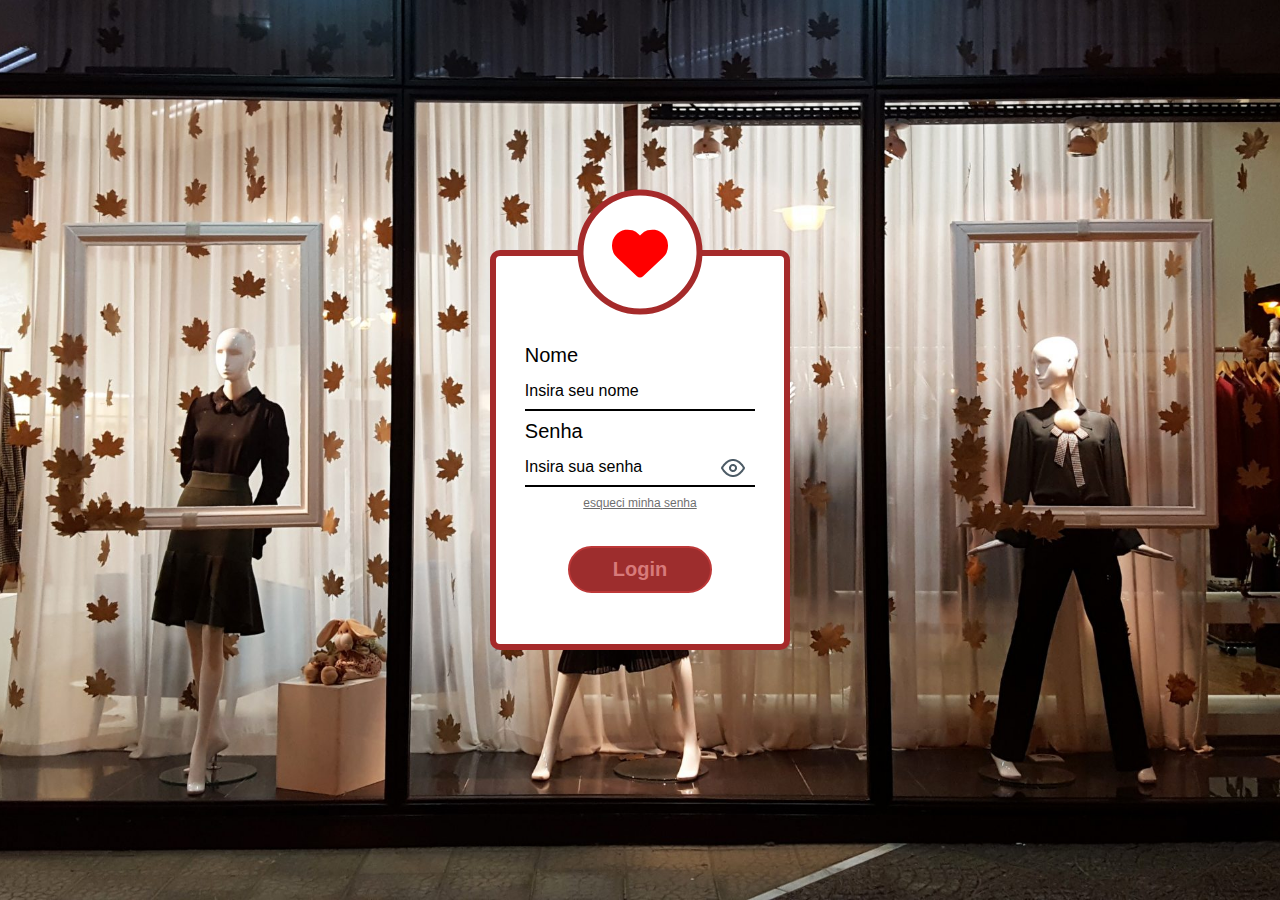
<file: Login/index.html>
<!DOCTYPE html>
<html lang="en">

<head>
    <meta charset="UTF-8">
    <meta name="viewport" content="width=device-width, initial-scale=1.0">
    <title>Login</title>
    <link rel="stylesheet" href="style.css">
    <script src="https://code.jquery.com/jquery-3.7.1.js"
        integrity="sha256-eKhayi8LEQwp4NKxN+CfCh+3qOVUtJn3QNZ0TciWLP4=" crossorigin="anonymous"></script>
    <link rel="stylesheet" href="https://cdnjs.cloudflare.com/ajax/libs/font-awesome/6.7.2/css/all.min.css"
        crossorigin="anonymous">
</head>

<body>
    <div class="container">

        <div class="round ">
            <i class="fa-solid fa-heart logo"></i>
        </div>

        <div class="wrap-input-label">
            <label for="nome">Nome</label>
            <input type="text" id="nome" placeholder="Insira seu nome">
        </div>
        <div class="wrap-input-label">
            <label for="nome">Senha</label>
            <input type="text" id="senha" placeholder="Insira sua senha ">
            <div onclick="showPassword()">
                <img class="eye" src="./images/eye.png" alt="Olho" id="eye">
            </div>
        </div>
        <p>
            esqueci minha senha
        </p>
       <button class="btn-login" onclick="login()">Login</button>
   </div>
   <div class="error-div" id="error-modal">
    <h3> Credenciais incorretas</h3>
    <button onclick="fechaErro()">❌</button>
   </div>
<script src="script.js"></script>
</body>

</html>
</file>
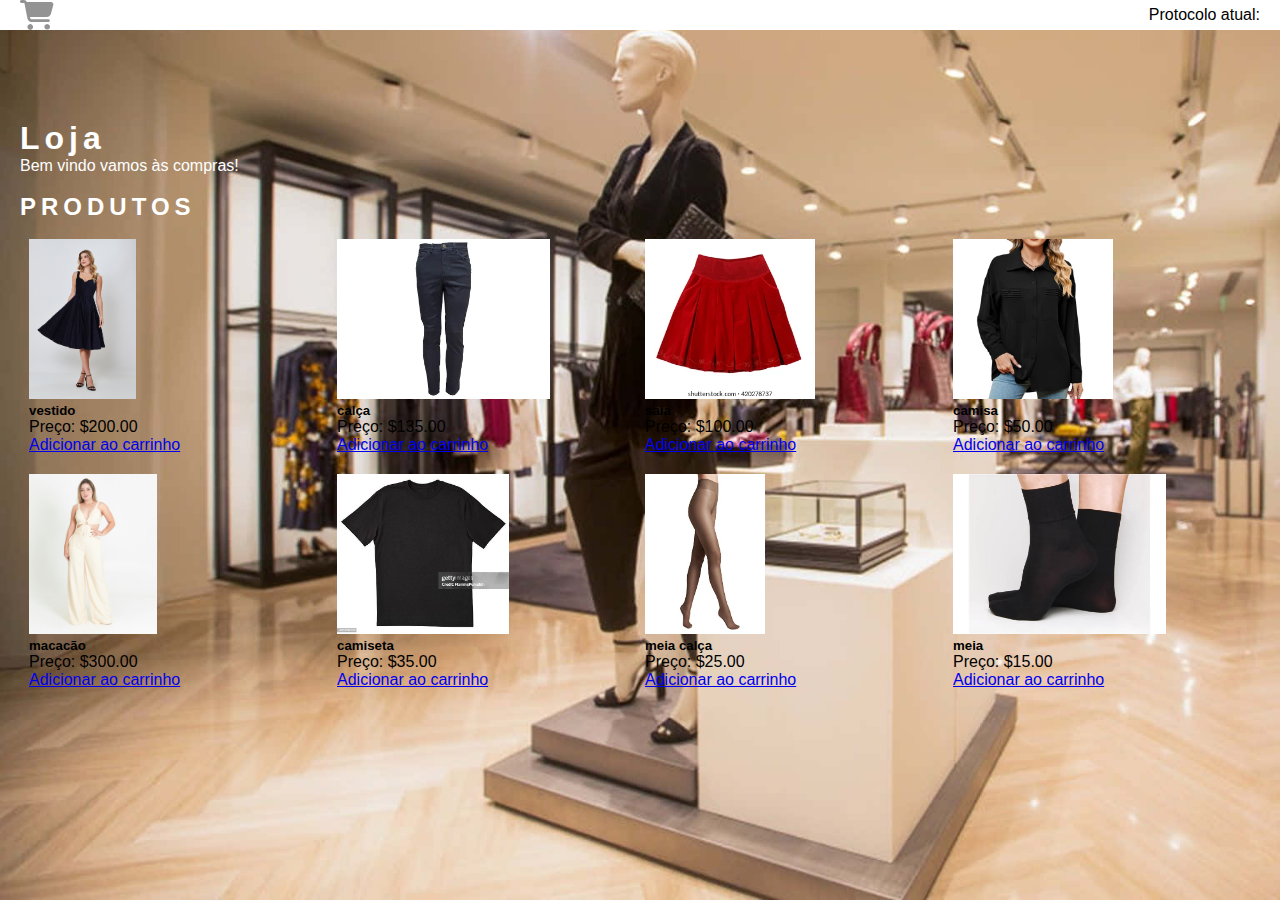
<file: Loja/index.html>
<!DOCTYPE html>
<html lang="en">

<head>
    <meta charset="UTF-8">
    <meta name="viewport" content="width=device-width, initial-scale=1.0">
    <title>Loja</title>
    <script src="https://code.jquery.com/jquery-3.7.1.js"
        integrity="sha256-eKhayi8LEQwp4NKxN+CfCh+3qOVUtJn3QNZ0TciWLP4=" crossorigin="anonymous"></script>
    <link href="https://cdn.jsdelivr.net/npm/bootstrap@5.0.2/dist/css/bootstrap.min.css" rel="stylesheet"
        integrity="sha384-EVSTQN3/azprG1Anm3QDgpJLIm9Nao0Yz1ztcQTwFspd3yD65VohhpuuCOmLASjC" crossorigin="anonymous">
    <script src="https://cdn.jsdelivr.net/npm/bootstrap@5.0.2/dist/js/bootstrap.bundle.min.js"
        integrity="sha384-MrcW6ZMFYlzcLA8Nl+NtUVF0sA7MsXsP1UyJoMp4YLEuNSfAP+JcXn/tWtIaxVXM"
        crossorigin="anonymous"></script>
    <link rel="stylesheet" href="style.css">
     <link rel="stylesheet" href="https://cdnjs.cloudflare.com/ajax/libs/font-awesome/6.7.2/css/all.min.css"
        crossorigin="anonymous">
</head>

<body>
    <div class="first">
        <i onclick="window.location.href='../Carrinho/index.html'" class="fa-solid fa-cart-shopping"></i>
        <h5 id="perfil"></h5>
        <div class="idPerfil">
            Protocolo atual: <p id="idPerfil"></p>
        </div>
    </div>
        
        <h1>Loja</h1>
        <p class="p"> Bem vindo <span id="user"></span> vamos às compras!</p>
        <br>
        <h2> PRODUTOS </h2>
        <br>
        <div class="wrap">
            <div id="produtos-container" class="row center"></div>
        </div>
        <script src="script.js"></script>
</body>

</html>
</file>
<file: Login/style.css>
*{
    margin: 0;
    padding: 0;
    box-sizing: border-box;
    font-family: Arial, Helvetica, sans-serif;
}

body{
    background-image: url('./images/vitrine.jpg');
    background-position: center;
    background-size: cover;
    background-repeat: no-repeat;
    background-attachment: fixed;
    display: flex;
    flex-direction: column;
    align-items: center;
    justify-content: center;
    min-height: 100vh;
    height: auto;
}

.container{
    position: relative;
    background-color: white;
    width: 300px;
    height: 400px;
    border: 6px solid brown;
    border-radius: 10px;
    box-shadow: black;
    display: flex;
    align-items: center;
    justify-content: center;
    flex-direction: column;
    gap: 1vh;
    padding-top: 4vh;
}

.round{
    background-color: white;
    width: 125px;
    height: 125px;
    border-radius: 100%;
    display: flex;
    align-items: center;
    justify-content: center;
    border: 6px solid brown;
    position: absolute;
    top: -1%;
    left: 50%;
    box-shadow: black;
    transform: translate(-50%,-50%);
}  

.round i{
    font-size: 56px;
    color: red;
}

.wrap-input-label{
    display: flex;
    flex-direction: column;
    align-items: left;
    text-align: left;
    width: 80%;
    position: relative;
}

.eye{
    position: absolute;
    right: 10px;
    bottom: 7px;
    opacity: 0.7;
}

.eye:hover{
    cursor: pointer;
    opacity: 1;
}

.wrap-input-label label{
    color: black;
    font-size: 20px;
    margin-bottom: 5px;

}

.wrap-input-label input{
    background-color: transparent;
    padding: 8px 0px;
    border: none;
    width: 100%;
    border-bottom: 2px solid black;
    font-size: 18px;
    color: black;
}

input::placeholder{
    color: black;
    font-size: 16px;
}

input:focus{
    border: none;
    outline: none;
    color: rgb(171, 108, 27);
    font-size: 16px;
    border-bottom: 2px solid rgb(148, 97, 30);
}

.btn-login{
    padding: 10px;
    width: 50%;
    background-color: rgba(144, 16, 16, 0.88);
    border-radius: 999px;
    border: none;
    border: 2px solid rgb(189, 56, 56);
    font-size: 20px;
    font-weight: bold;
    color: rgb(215, 122, 122);
    transition: all 200ms ease-in-out;
}

.btn-login:hover{
    box-shadow: rgb(195, 92, 92) 0px 8px 24px;
    cursor: pointer;
    color: rgb(216, 187, 184);
    border: 2px solid rgb(226, 186, 186);
}

p{
    text-decoration: underline;
    color: #090909;
    font-size: 12px;
    opacity: 0.6;
    transition: all 200ms ease-in-out;
    margin-bottom: 3vh;
    
}

p:hover{
    opacity: 1;
    cursor: pointer;
}

.error-div{
    display: none;
    flex-direction: row;
    justify-content: center;
    align-items: center;
    width: auto;
    height: auto;
    background-color: rgb(194, 150, 112);
    gap: 2vh;
    padding: 10px;
    position: absolute;
    bottom: 12%;
    border-radius: 10px;
    font-size: 14px;
    font-weight: lighter;
    box-shadow: #090909;
}

.error-div button{
    background-color: transparent;
    border: none;
    opacity: 0.6;
    transition: all 200ms linear;
}

.error-div button:hover{
    cursor: pointer;
    opacity: 1;
}
</file>
<file: Loja/style.css>
*{
    padding: 0;
    margin: 0;
    box-sizing: border-box;
    font-family: Arial, Helvetica, sans-serif;
}

body{
    background-image: url('./images/lojaderoupa.jpg');
    background-size: cover;
    background-attachment: fixed;
    background-repeat: no-repeat;
    height: auto;
    overflow-x: hidden;
    padding: 120px 20px;
}

h1, h2{
    color: white;
    font-weight: bolder;
    font-family: 'Trebuchet MS', 'Lucida Sans Unicode', 'Lucida Grande', 'Lucida Sans', Arial, sans-serif;
    letter-spacing: 5px;
}

.first{
    background-color: white;
    position: fixed;
    top: 0;
    left: 0;
    width: 100%;
    box-shadow: brown;
    padding: 0px 20px;
    display: flex;
    align-items:center;
    justify-content: space-between;
    align-items: center;
    z-index: 999;
}

.p{
    color: white;
}

#user, #idPerfil{
    color: red;
    font-weight: bolder;
}

.fa-cart-shopping{
    color: rgb(76, 76, 76);
    opacity: 0.6;
    cursor: pointer;
    font-size: 30px;
    transition: all 200ms ease-in-out;
}


.fa-cart-shopping:hover{
    color: red;
    opacity: 1;
    cursor: pointer;
    transform: rotate(150deg);
}

.center{
    display: flex;
    flex-wrap: wrap;
    align-items: center;
    justify-content: center;
    gap: 10px;
}
</file>
